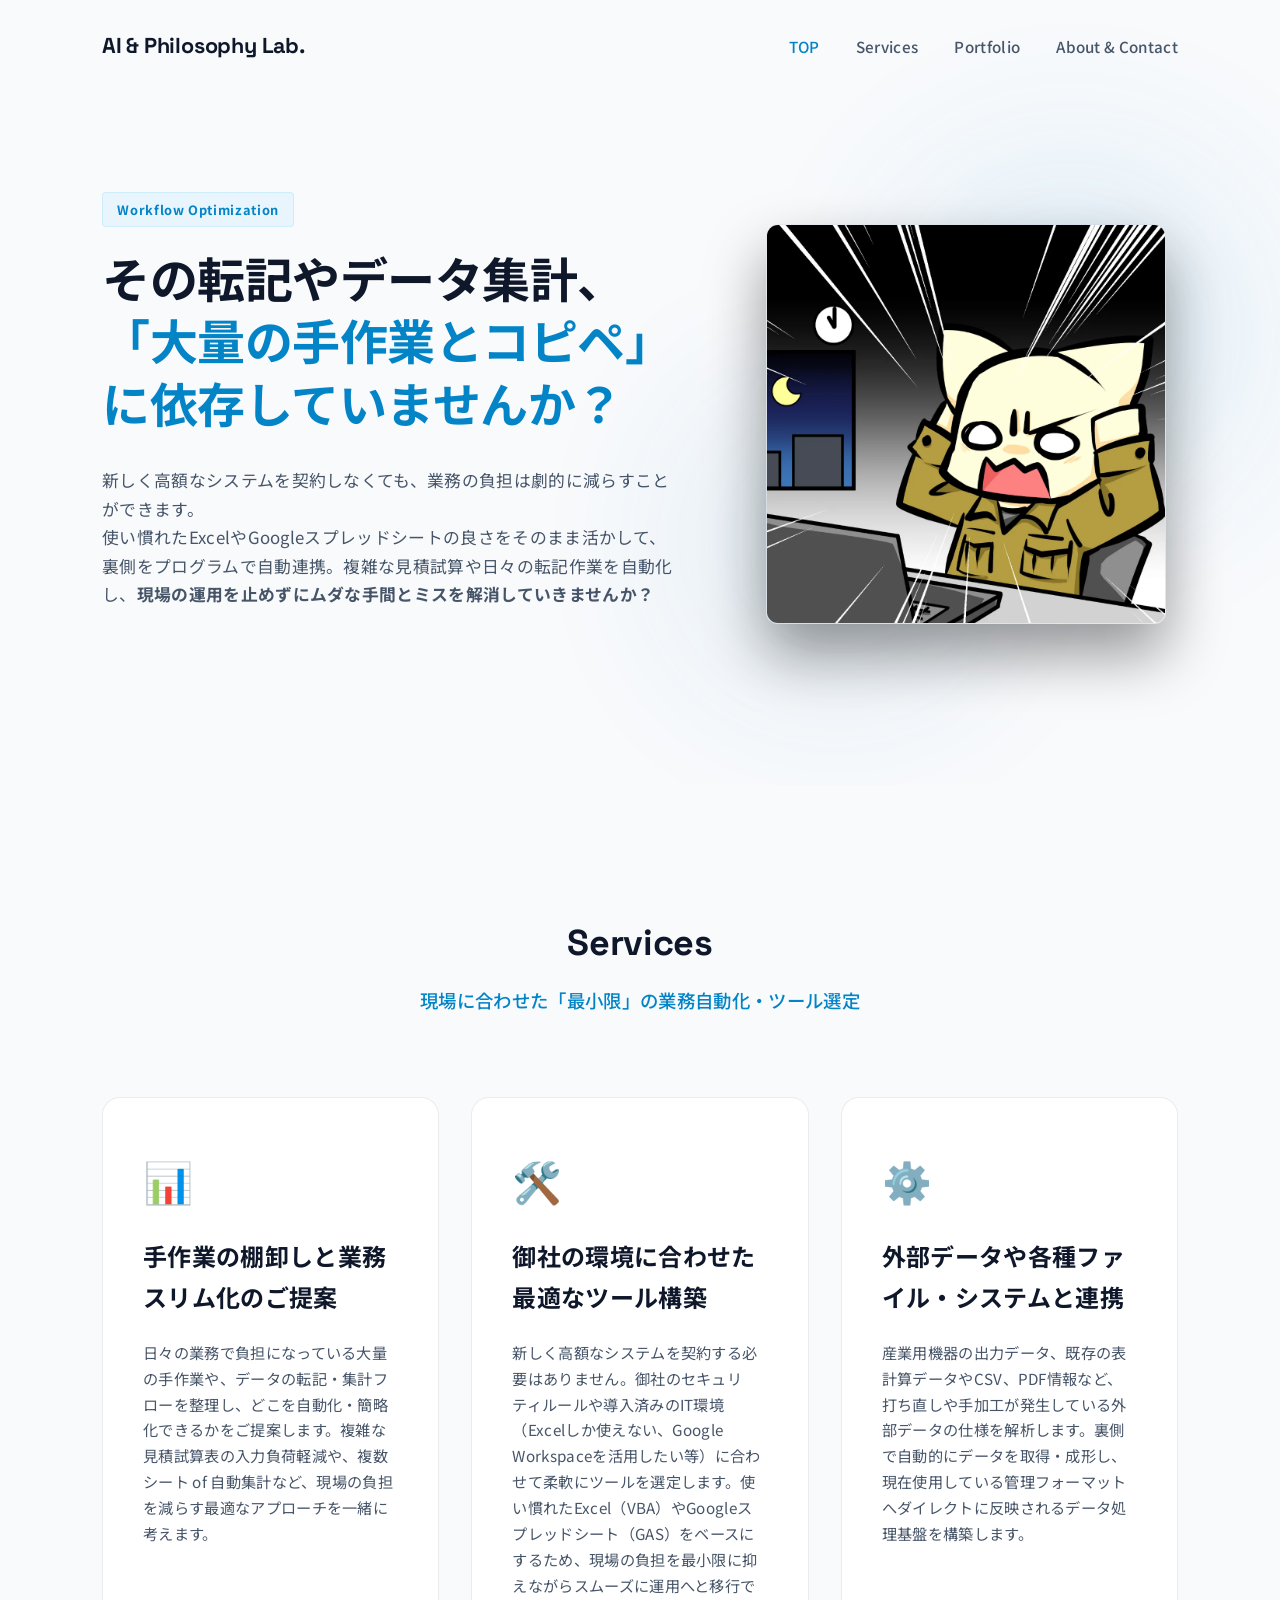
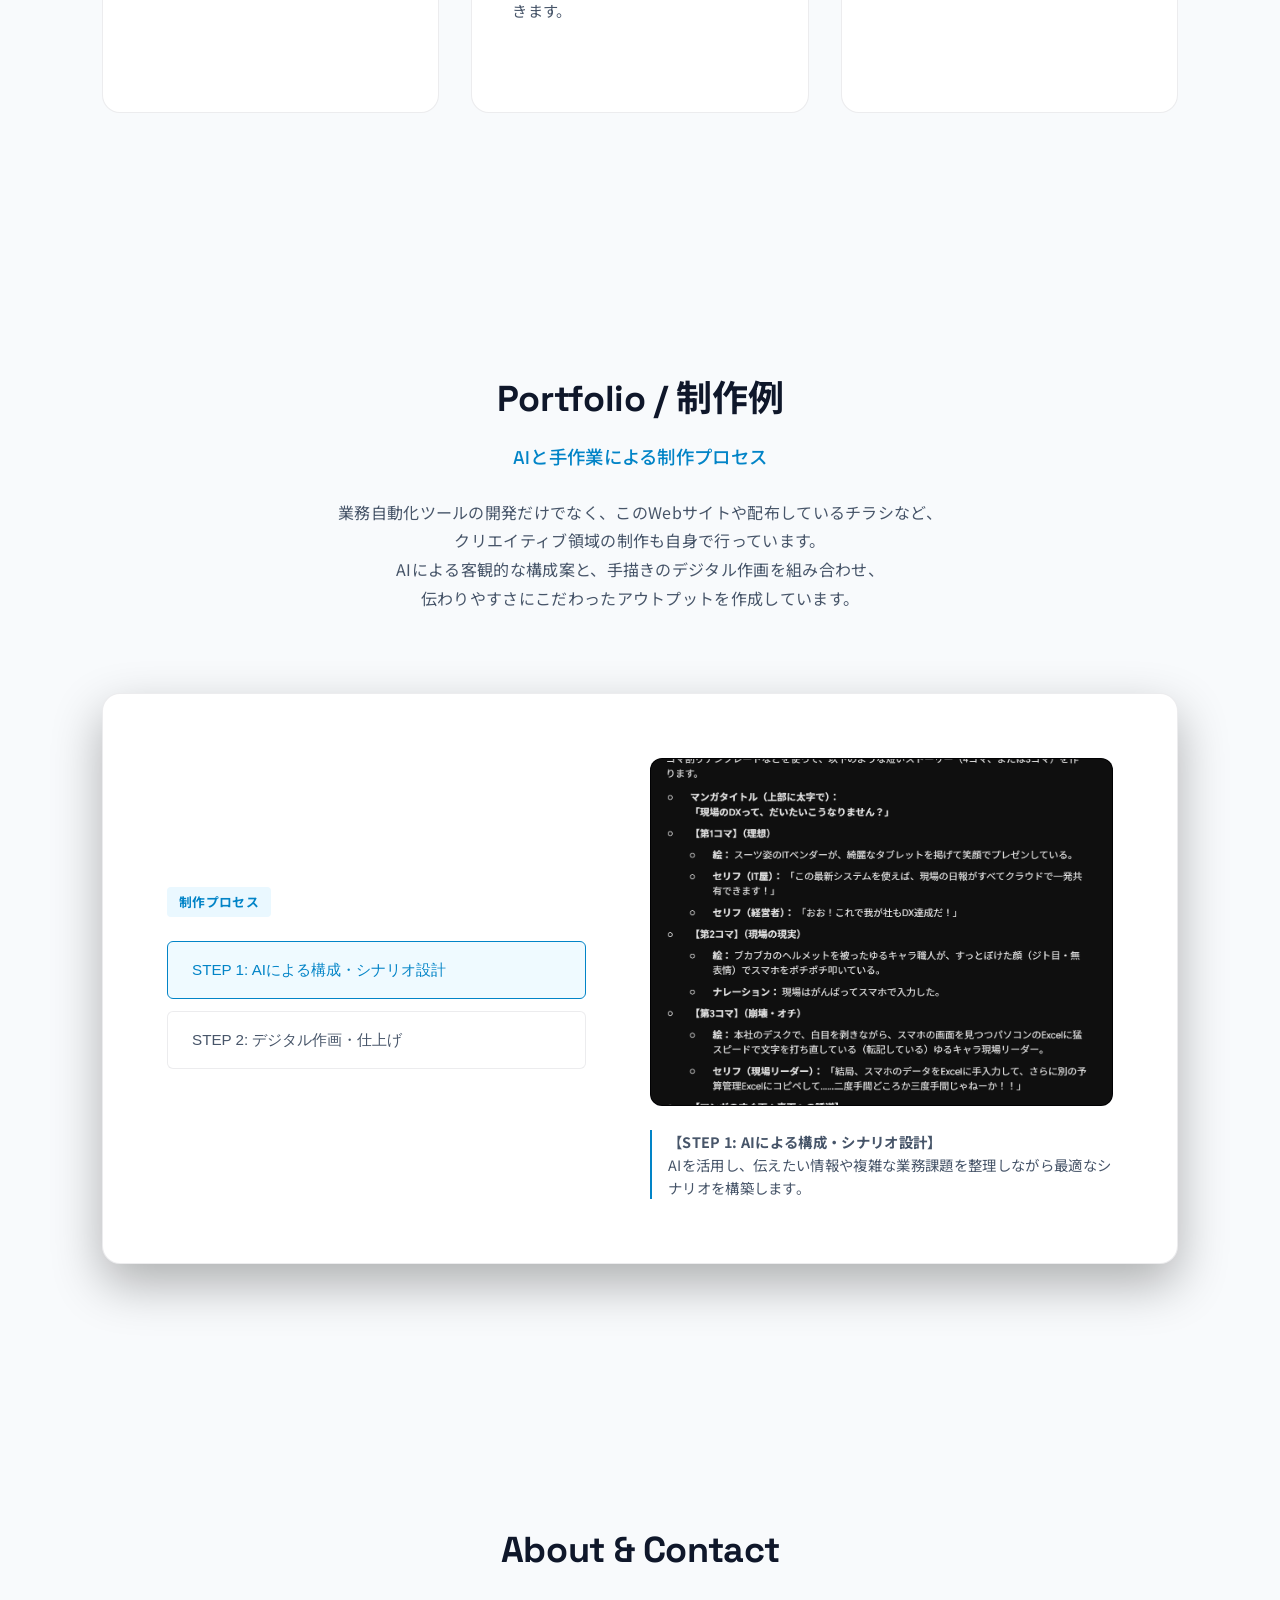
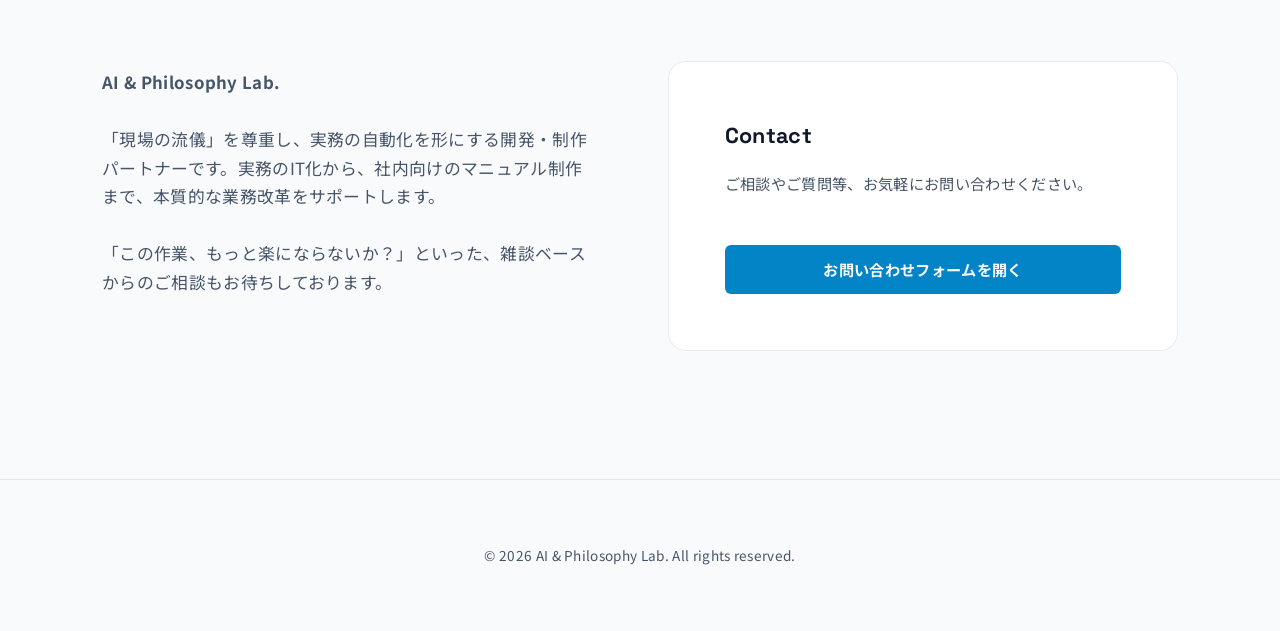
<file: index.html>
<!DOCTYPE html>
<html lang="ja">

<head>
    <meta charset="UTF-8">
    <meta name="viewport" content="width=device-width, initial-scale=1.0">
    <title>AI & Philosophy Lab. | 業務の「手作業・転記」を自動化</title>
    <meta name="description"
        content="使い慣れたExcelやGoogleスプレッドシートを活かした業務自動化ツールの開発。大量の手作業、見積試算やデータ転記のムダを解消し、現場の負担を最小限に抑える効率化をご提案します。">
    <!-- Google Fonts: Space Grotesk (for headers) & Noto Sans JP (for body text) -->
    <link rel="preconnect" href="https://fonts.googleapis.com">
    <link rel="preconnect" href="https://fonts.gstatic.com" crossorigin>
    <link
        href="https://fonts.googleapis.com/css2?family=Noto+Sans+JP:wght@400;500;700&family=Space+Grotesk:wght@500;700&display=swap"
        rel="stylesheet">
    <!-- Main Stylesheet -->
    <link rel="stylesheet" href="css/style.css">
</head>

<body>

    <!-- Header Navigation -->
    <header class="site-header">
        <div class="container header-container">
            <a href="#" class="logo">
                <span class="logo-text">AI & Philosophy Lab.</span>
            </a>

            <button class="nav-toggle" aria-label="メニューを開閉する" aria-expanded="false">
                <span class="hamburger"></span>
            </button>

            <nav class="site-nav">
                <ul>
                    <li><a href="#top">TOP</a></li>
                    <li><a href="#services">Services</a></li>
                    <li><a href="#works">Portfolio</a></li>
                    <li><a href="#about-contact">About & Contact</a></li>
                </ul>
            </nav>
        </div>
    </header>

    <main>
        <!-- Section 1: TOP -->
        <section id="top" class="hero-section">
            <div class="container hero-container">
                <div class="hero-content">
                    <span class="badge">Workflow Optimization</span>
                    <h1 class="hero-title">
                        その転記やデータ集計、<br class="pc-only">
                        <span class="highlight-text">「大量の手作業とコピペ」に依存していませんか？</span>
                    </h1>
                    <p class="hero-description">
                        新しく高額なシステムを契約しなくても、業務の負担は劇的に減らすことができます。<br class="pc-only">
                        使い慣れたExcelやGoogleスプレッドシートの良さをそのまま活かして、裏側をプログラムで自動連携。複雑な見積試算や日々の転記作業を自動化し、<strong>現場の運用を止めずにムダな手間とミスを解消していきませんか？</strong>
                    </p>
                </div>
                <div class="hero-image-wrapper">
                    <img src="assets/top_neko.webp" alt="AI & Philosophy Lab. Concept Art" class="hero-image">
                    <div class="floating-shape shape-1"></div>
                    <div class="floating-shape shape-2"></div>
                </div>
            </div>
        </section>

        <!-- Section 2: Services -->
        <section id="services" class="services-section scroll-reveal">
            <div class="container">
                <div class="section-header">
                    <h2 class="section-title">Services</h2>
                    <p class="section-subtitle">現場に合わせた「最小限」の業務自動化・ツール選定</p>
                </div>
                <div class="services-grid">
                    <!-- Service 1: Handwork Analysis -->
                    <div class="service-card">
                        <div class="service-icon">📊</div>
                        <h3 class="service-card-title">手作業の棚卸しと業務スリム化のご提案</h3>
                        <p class="service-card-text">
                            日々の業務で負担になっている大量の手作業や、データの転記・集計フローを整理し、どこを自動化・簡略化できるかをご提案します。複雑な見積試算表の入力負荷軽減や、複数シート of
                            自動集計など、現場の負担を減らす最適なアプローチを一緒に考えます。
                        </p>
                    </div>
                    <!-- Service 2: Tool Selection -->
                    <div class="service-card">
                        <div class="service-icon">🛠️</div>
                        <h3 class="service-card-title">御社の環境に合わせた最適なツール構築</h3>
                        <p class="service-card-text">
                            新しく高額なシステムを契約する必要はありません。御社のセキュリティルールや導入済みのIT環境（Excelしか使えない、Google
                            Workspaceを活用したい等）に合わせて柔軟にツールを選定します。使い慣れたExcel（VBA）やGoogleスプレッドシート（GAS）をベースにするため、現場の負担を最小限に抑えながらスムーズに運用へと移行できます。
                        </p>
                    </div>
                    <!-- Service 3: Integration -->
                    <div class="service-card">
                        <div class="service-icon">⚙️</div>
                        <h3 class="service-card-title">外部データや各種ファイル・システムと連携</h3>
                        <p class="service-card-text">
                            産業用機器の出力データ、既存の表計算データやCSV、PDF情報など、打ち直しや手加工が発生している外部データの仕様を解析します。裏側で自動的にデータを取得・成形し、現在使用している管理フォーマットへダイレクトに反映されるデータ処理基盤を構築します。
                        </p>
                    </div>
                </div>
            </div>
        </section>

        <!-- Section 3: Portfolio / 制作例 -->
        <section id="works" class="works-section scroll-reveal">
            <div class="container">
                <div class="section-header">
                    <h2 class="section-title">Portfolio / 制作例</h2>
                    <p class="section-subtitle">AIと手作業による制作プロセス</p>
                    <p class="section-description">
                        業務自動化ツールの開発だけでなく、このWebサイトや配布しているチラシなど、<br class="pc-only">
                        クリエイティブ領域の制作も自身で行っています。<br class="pc-only">
                        AIによる客観的な構成案と、手描きのデジタル作画を組み合わせ、<br class="pc-only">
                        伝わりやすさにこだわったアウトプットを作成しています。
                    </p>
                </div>

                <!-- AI & Philosophy Process Showcase -->
                <div class="process-showcase">
                    <div class="process-info">
                        <span class="process-badge">制作プロセス</span>
                        <div class="process-tabs">
                            <button class="process-tab active" data-target="step-ai">STEP 1: AIによる構成・シナリオ設計</button>
                            <button class="process-tab" data-target="step-drawing">STEP 2: デジタル作画・仕上げ</button>
                        </div>
                    </div>
                    <div class="process-viewer">
                        <div id="step-ai" class="process-slide active">
                            <div class="slide-image-wrapper">
                                <img src="assets/paper_1.webp" alt="AIによる構成・シナリオ設計" class="process-img">
                            </div>
                            <div class="slide-caption">
                                <strong>【STEP 1: AIによる構成・シナリオ設計】</strong><br>
                                AIを活用し、伝えたい情報や複雑な業務課題を整理しながら最適なシナリオを構築します。
                            </div>
                        </div>
                        <div id="step-drawing" class="process-slide">
                            <div class="slide-image-wrapper">
                                <img src="assets/paper_2.webp" alt="CLIP STUDIO PAINTでの作画" class="process-img">
                            </div>
                            <div class="slide-caption">
                                <strong>【STEP 2: デジタル作画・仕上げ】</strong><br>
                                策定した構成をベースにし、イラスト制作ソフトを用いて視覚的に伝わりやすい情報へ落とし込みます。
                            </div>
                        </div>
                    </div>
                </div>
            </div>
        </section>

        <!-- Section 4: About & Contact -->
        <section id="about-contact" class="contact-section scroll-reveal">
            <div class="container">
                <div class="section-header">
                    <h2 class="section-title">About & Contact</h2>
                </div>
                <div class="contact-container">
                    <div class="contact-info">
                        <p class="contact-text">
                            <strong>AI & Philosophy Lab.</strong><br><br>
                            「現場の流儀」を尊重し、実務の自動化を形にする開発・制作パートナーです。実務のIT化から、社内向けのマニュアル制作まで、本質的な業務改革をサポートします。<br
                                class="pc-only"><br class="pc-only">
                            「この作業、もっと楽にならないか？」といった、雑談ベースからのご相談もお待ちしております。
                        </p>
                    </div>
                    <div class="contact-form-wrapper">
                        <div class="contact-card">
                            <h3>Contact</h3>
                            <p>ご相談やご質問等、お気軽にお問い合わせください。</p>
                            <a href="https://forms.gle/N637k3xevMgnor7X8" target="_blank" rel="noopener noreferrer"
                                class="btn btn-primary email-btn">お問い合わせフォームを開く</a>
                        </div>
                    </div>
                </div>
            </div>
        </section>
    </main>

    <!-- Footer -->
    <footer class="site-footer">
        <div class="container footer-container">
            <p class="copyright">&copy; 2026 AI & Philosophy Lab. All rights reserved.</p>
        </div>
    </footer>

    <!-- Main JavaScript -->
    <script src="js/main.js"></script>
</body>

</html>
</file>
<file: css/style.css>
/* ==========================================================================
   CSS Design System & Variables (Professional & Sincere Theme)
   ========================================================================== */
:root {
    /* Color Palette: Deep Trust Navy & Ice Accents (Dark Mode Default) */
    --color-bg-dark: #0f172a;       /* Deep Slate Navy (Slate 900) */
    --color-bg-card: #1e293b;       /* Clean Card Slate (Slate 800) */
    --color-text-main: #f8fafc;     /* Off-White (Slate 50) */
    --color-text-muted: #94a3b8;    /* Muted Blue-Gray (Slate 400) */
    
    /* Elegant Accents */
    --color-primary: #38bdf8;       /* Trust Sky Blue */
    --color-secondary: #0ea5e9;     /* Deep Sky Blue */
    --color-accent: #0f766e;        /* Calm Teal (Teal 700) */
    
    /* Gradients */
    --grad-primary: linear-gradient(135deg, var(--color-primary), var(--color-secondary));
    --grad-soft: linear-gradient(180deg, rgba(255, 255, 255, 0.02) 0%, rgba(255, 255, 255, 0) 100%);
    
    /* Typography */
    --font-heading: 'Space Grotesk', 'Noto Sans JP', sans-serif;
    --font-body: 'Noto Sans JP', sans-serif;

    /* Borders & Spacing */
    --border-clean: 1px solid rgba(255, 255, 255, 0.08);
    --border-active: 1px solid rgba(56, 189, 248, 0.4);
    
    --border-radius-sm: 6px;
    --border-radius-md: 12px;
    --border-radius-lg: 18px;
    
    --transition-smooth: all 0.25s cubic-bezier(0.25, 1, 0.5, 1);
}

/* Light Mode Custom Overrides */
html[data-theme="light"] {
    --color-bg-dark: #f8fafc;       /* Slate 50 */
    --color-bg-card: #ffffff;       /* Pure White */
    --color-text-main: #0f172a;     /* Slate 900 */
    --color-text-muted: #475569;    /* Slate 600 */
    
    --color-primary: #0284c7;       /* Darker sky blue for readability on light */
    --color-secondary: #0369a1;     
    --color-accent: #0d9488;        
    
    --border-clean: 1px solid rgba(15, 23, 42, 0.08);
    --border-active: 1px solid rgba(2, 132, 199, 0.4);
    --grad-soft: linear-gradient(180deg, rgba(15, 23, 42, 0.01) 0%, rgba(15, 23, 42, 0) 100%);
}

/* Auto Theme Selection via Browser Prefs */
@media (prefers-color-scheme: light) {
    html:not([data-theme="dark"]) {
        --color-bg-dark: #f8fafc;
        --color-bg-card: #ffffff;
        --color-text-main: #0f172a;
        --color-text-muted: #475569;
        --color-primary: #0284c7;
        --color-secondary: #0369a1;
        --color-accent: #0d9488;
        --border-clean: 1px solid rgba(15, 23, 42, 0.08);
        --border-active: 1px solid rgba(2, 132, 199, 0.4);
        --grad-soft: linear-gradient(180deg, rgba(15, 23, 42, 0.01) 0%, rgba(15, 23, 42, 0) 100%);
    }
}

/* Global Theme Transitions */
body, .site-header, .problem-card, .service-card, .process-showcase, .detail-card, .contact-card, .process-tab, .social-btn, .btn, .site-nav a {
    transition: background-color 0.3s ease, color 0.3s ease, border-color 0.3s ease, box-shadow 0.3s ease, transform 0.25s cubic-bezier(0.25, 1, 0.5, 1);
}

/* ==========================================================================
   Reset & Base Styles
   ========================================================================== */
*, *::before, *::after {
    box-sizing: border-box;
    margin: 0;
    padding: 0;
}

html {
    scroll-behavior: smooth;
    font-size: 16px;
}

body {
    background-color: var(--color-bg-dark);
    color: var(--color-text-main);
    font-family: var(--font-body);
    line-height: 1.7;
    letter-spacing: 0.02em;
    overflow-x: hidden;
    word-break: normal;
    overflow-wrap: break-word;
    line-break: strict;
}

/* Headings text wrapping balance — only on large display headings, NOT card titles */
.hero-title, .section-title, .section-subtitle, .process-info h3, .contact-title {
    text-wrap: balance;
}

/* Responsive Line Breaks */
.pc-only {
    display: none;
}

@media (min-width: 768px) {
    .pc-only {
        display: inline;
    }
}

a {
    color: inherit;
    text-decoration: none;
    transition: var(--transition-smooth);
}

img {
    max-width: 100%;
    height: auto;
    display: block;
}

.container {
    width: 100%;
    max-width: 1140px;
    margin: 0 auto;
    padding: 0 2rem;
}

/* ==========================================================================
   Buttons & Badges
   ========================================================================== */
.btn {
    display: inline-flex;
    align-items: center;
    justify-content: center;
    padding: 0.75rem 2.25rem;
    font-weight: 500;
    border-radius: var(--border-radius-sm);
    transition: var(--transition-smooth);
    cursor: pointer;
    border: none;
    font-size: 0.95rem;
}

.btn-primary {
    background: var(--color-primary);
    color: var(--color-bg-dark);
    font-weight: 700;
}

.btn-primary:hover {
    background: #7dd3fc; /* Lighter sky blue */
    transform: translateY(-1px);
}

.btn-secondary {
    background: rgba(255, 255, 255, 0.05);
    color: var(--color-text-main);
    border: var(--border-clean);
}

.btn-secondary:hover {
    background: rgba(255, 255, 255, 0.1);
    border-color: var(--color-primary);
    transform: translateY(-1px);
}

.badge {
    display: inline-block;
    padding: 0.35rem 0.9rem;
    background: rgba(56, 189, 248, 0.08);
    color: var(--color-primary);
    border: 1px solid rgba(56, 189, 248, 0.15);
    border-radius: 4px;
    font-size: 0.8rem;
    font-weight: 700;
    letter-spacing: 0.05em;
    margin-bottom: 1.5rem;
}

/* ==========================================================================
   Header Navigation
   ========================================================================== */
.site-header {
    position: fixed;
    top: 0;
    left: 0;
    width: 100%;
    z-index: 1000;
    padding: 1.75rem 0;
    transition: var(--transition-smooth);
    border-bottom: 1px solid transparent;
}

.site-header.scrolled {
    background: rgba(15, 23, 42, 0.9);
    backdrop-filter: blur(12px);
    padding: 1.2rem 0;
    border-bottom: var(--border-clean);
}

.header-container {
    display: flex;
    align-items: center;
    justify-content: space-between;
}


/* ライトモード・スクロール時: ヘッダー背景がダークになるため文字を白に */
html[data-theme="light"] .site-header.scrolled .logo-text {
    color: #f1f5f9;
}

html[data-theme="light"] .site-header.scrolled .site-nav a {
    color: #94a3b8;
}

html[data-theme="light"] .site-header.scrolled .site-nav a:hover,
html[data-theme="light"] .site-header.scrolled .site-nav a.active {
    color: var(--color-primary);
}

.logo-text {
    font-family: var(--font-heading);
    font-size: 1.35rem;
    font-weight: 700;
    color: var(--color-text-main);
    letter-spacing: -0.01em;
}



.site-nav ul {
    display: flex;
    list-style: none;
    gap: 2.25rem;
}

.site-nav a {
    font-size: 0.95rem;
    font-weight: 500;
    color: var(--color-text-muted);
}

.site-nav a:hover,
.site-nav a.active {
    color: var(--color-primary);
}

/* Mobile Toggle Hamburger */
.nav-toggle {
    display: none;
    background: transparent;
    border: none;
    cursor: pointer;
    padding: 0.5rem;
}

.hamburger {
    display: block;
    width: 20px;
    height: 2px;
    background: var(--color-text-main);
    position: relative;
    transition: var(--transition-smooth);
}

.hamburger::before, .hamburger::after {
    content: '';
    position: absolute;
    width: 20px;
    height: 2px;
    background: var(--color-text-main);
    transition: var(--transition-smooth);
}

.hamburger::before { top: -5px; }
.hamburger::after { bottom: -5px; }

/* Hamburger open state */
.nav-toggle.open .hamburger {
    background: transparent;
}
.nav-toggle.open .hamburger::before {
    transform: rotate(45deg);
    top: 0;
}
.nav-toggle.open .hamburger::after {
    transform: rotate(-45deg);
    bottom: 0;
}

/* ==========================================================================
   Hero Section
   ========================================================================== */
.hero-section {
    padding: 12rem 0 8rem 0;
    position: relative;
    overflow: hidden;
}

.hero-container {
    display: grid;
    grid-template-columns: 1.15fr 0.85fr;
    gap: 5rem;
    align-items: center;
}

.hero-title {
    font-family: var(--font-heading);
    font-size: 3rem;
    line-height: 1.3;
    margin-bottom: 1.75rem;
    font-weight: 700;
    letter-spacing: -0.01em;
}

.highlight-text {
    color: var(--color-primary);
}

.hero-description {
    color: var(--color-text-muted);
    font-size: 1.05rem;
    margin-bottom: 3rem;
    max-width: 600px;
}

.hero-actions {
    display: flex;
    gap: 1rem;
}

.hero-image-wrapper {
    position: relative;
    display: flex;
    justify-content: center;
    align-items: center;
}

.hero-image {
    width: 100%;
    max-width: 400px;
    border-radius: var(--border-radius-md);
    box-shadow: 0 30px 60px rgba(0, 0, 0, 0.4);
    z-index: 2;
    border: var(--border-clean);
}

/* Subtle elegant glow behind image */
.floating-shape {
    position: absolute;
    border-radius: 50%;
    filter: blur(100px);
    z-index: 1;
    opacity: 0.15;
}

.shape-1 {
    width: 300px;
    height: 300px;
    background: var(--color-primary);
    top: -10%;
    right: -10%;
}

.shape-2 {
    width: 250px;
    height: 250px;
    background: var(--color-secondary);
    bottom: -10%;
    left: -10%;
}

/* ==========================================================================
   Section Layout Defaults
   ========================================================================== */
section {
    padding: 8rem 0;
}

.section-header {
    text-align: center;
    margin-bottom: 5rem;
}

.section-title {
    font-family: var(--font-heading);
    font-size: 2.25rem;
    font-weight: 700;
    margin-bottom: 0.75rem;
    letter-spacing: -0.01em;
}

.section-subtitle {
    color: var(--color-primary);
    font-family: var(--font-heading);
    font-size: 1.15rem;
    font-weight: 500;
    margin-top: 0.5rem;
}

.section-description {
    max-width: 800px;
    margin: 1.5rem auto 0 auto;
    color: var(--color-text-muted);
    font-size: 1rem;
    line-height: 1.8;
    text-align: center;
}

/* ==========================================================================
   Problems Section ("業務課題")
   ========================================================================== */
.problems-grid {
    display: grid;
    grid-template-columns: repeat(auto-fit, minmax(240px, 1fr));
    gap: 1.5rem;
    margin-bottom: 4rem;
}

.problem-card {
    background: var(--color-bg-card);
    padding: 2.5rem 2rem;
    border-radius: var(--border-radius-md);
    border: var(--border-clean);
    transition: var(--transition-smooth);
    display: flex;
    flex-direction: column;
}

.problem-card:hover {
    transform: translateY(-4px);
    border-color: var(--color-primary);
    box-shadow: 0 10px 30px rgba(0, 0, 0, 0.3);
}

.problem-role {
    font-family: var(--font-heading);
    color: var(--color-primary);
    font-weight: 700;
    font-size: 0.85rem;
    text-transform: uppercase;
    letter-spacing: 0.05em;
    margin-bottom: 0.75rem;
}

.problem-card h3 {
    font-size: 1.2rem;
    margin-bottom: 1rem;
    color: var(--color-text-main);
    font-weight: 700;
}

.problem-card p {
    color: var(--color-text-muted);
    font-size: 0.95rem;
    line-height: 1.6;
}

.problems-footer {
    text-align: center;
    max-width: 800px;
    margin: 0 auto;
    padding: 2.5rem;
    background: rgba(255, 255, 255, 0.01);
    border-radius: var(--border-radius-md);
    border: 1px solid rgba(255, 255, 255, 0.04);
}

.problems-summary-text {
    font-size: 1rem;
    color: var(--color-text-muted);
    line-height: 1.8;
}

.problems-summary-text strong {
    color: var(--color-text-main);
}

/* ==========================================================================
   Services Section
   ========================================================================== */
.services-grid {
    display: grid;
    grid-template-columns: repeat(3, 1fr);
    gap: 2rem;
}

.service-card {
    background: var(--color-bg-card);
    padding: 3rem 2.5rem;
    border-radius: var(--border-radius-lg);
    border: var(--border-clean);
    transition: var(--transition-smooth);
    position: relative;
    overflow: hidden;
}

.service-card:hover {
    transform: translateY(-4px);
    border-color: var(--color-primary);
    box-shadow: 0 15px 35px rgba(0, 0, 0, 0.3);
}

.service-icon {
    font-size: 2.5rem;
    margin-bottom: 1.5rem;
    color: var(--color-primary);
    display: inline-block;
}

.service-card-title {
    font-family: var(--font-heading);
    font-size: 1.5rem;
    margin-bottom: 1.25rem;
}

.service-card-text {
    color: var(--color-text-muted);
    margin-bottom: 2.5rem;
    font-size: 0.95rem;
    line-height: 1.7;
}

.service-tags {
    list-style: none;
    display: flex;
    flex-wrap: wrap;
    gap: 0.6rem;
}

.service-tags li {
    font-size: 0.8rem;
    color: var(--color-text-muted);
    background: rgba(255, 255, 255, 0.04);
    border: var(--border-clean);
    padding: 0.25rem 0.75rem;
    border-radius: 4px;
}

/* ==========================================================================
   Works / Process Showcase Section
   ========================================================================== */
.process-showcase {
    display: grid;
    grid-template-columns: 0.95fr 1.05fr;
    gap: 4rem;
    background: var(--color-bg-card);
    padding: 4rem;
    border-radius: var(--border-radius-lg);
    border: var(--border-clean);
    box-shadow: 0 20px 50px rgba(0,0,0,0.3);
    align-items: center;
}

.process-badge {
    display: inline-block;
    padding: 0.25rem 0.75rem;
    background: rgba(56, 189, 248, 0.1);
    color: var(--color-primary);
    font-weight: 700;
    font-size: 0.8rem;
    border-radius: 4px;
    margin-bottom: 1.5rem;
}

.process-info h3 {
    font-size: 1.6rem;
    line-height: 1.4;
    margin-bottom: 1.5rem;
}

.process-desc {
    color: var(--color-text-muted);
    margin-bottom: 3rem;
    font-size: 0.95rem;
    line-height: 1.7;
}

.process-tabs {
    display: flex;
    flex-direction: column;
    gap: 0.75rem;
}

.process-tab {
    background: rgba(255, 255, 255, 0.02);
    border: var(--border-clean);
    color: var(--color-text-muted);
    padding: 1.1rem 1.5rem;
    text-align: left;
    border-radius: var(--border-radius-sm);
    font-weight: 500;
    font-size: 0.95rem;
    cursor: pointer;
    transition: var(--transition-smooth);
}

.process-tab:hover {
    background: rgba(255, 255, 255, 0.05);
    color: var(--color-text-main);
}

.process-tab.active {
    background: rgba(56, 189, 248, 0.08);
    color: var(--color-primary);
    border-color: var(--color-primary);
}

.process-viewer {
    position: relative;
    display: flex;
    flex-direction: column;
    justify-content: center;
}

.process-slide {
    display: none;
    flex-direction: column;
    gap: 1.5rem;
}

.process-slide.active {
    display: flex;
    animation: fadeIn 0.3s ease-out forwards;
}

@keyframes fadeIn {
    from { opacity: 0; transform: translateY(8px); }
    to { opacity: 1; transform: translateY(0); }
}

.slide-image-wrapper {
    border: var(--border-clean);
    border-radius: var(--border-radius-md);
    overflow: hidden;
    background: #000;
}

.process-img {
    width: 100%;
    height: auto;
    object-fit: cover;
    aspect-ratio: 4/3;
}

.slide-caption {
    font-size: 0.9rem;
    line-height: 1.6;
    color: var(--color-text-muted);
    border-left: 2px solid var(--color-primary);
    padding-left: 1rem;
}

/* ==========================================================================
   About Section
   ========================================================================== */
.about-grid {
    display: grid;
    grid-template-columns: 1fr 1fr;
    gap: 4rem;
    align-items: center;
}

.about-profile {
    background: var(--color-bg-card);
    padding: 3.5rem;
    border-radius: var(--border-radius-lg);
    border: var(--border-clean);
    position: relative;
}

.profile-icon {
    font-size: 2rem;
    color: var(--color-primary);
    margin-bottom: 1.5rem;
}

.profile-name {
    font-size: 1.5rem;
    margin-bottom: 1rem;
    font-weight: 700;
}

.profile-bio {
    color: var(--color-text-muted);
    font-size: 0.95rem;
    line-height: 1.7;
}

.about-details {
    display: flex;
    flex-direction: column;
    gap: 1.5rem;
}

.detail-card {
    display: flex;
    flex-direction: column;
    padding: 2rem;
    background: rgba(255, 255, 255, 0.01);
    border-radius: var(--border-radius-md);
    border: var(--border-clean);
    transition: var(--transition-smooth);
}

.detail-card:hover {
    border-color: var(--color-primary);
}

.detail-number {
    font-family: var(--font-heading);
    font-size: 1.25rem;
    font-weight: 700;
    color: var(--color-primary);
    margin-bottom: 0.5rem;
}

.detail-card h4 {
    font-size: 1.15rem;
    margin-bottom: 0.5rem;
    font-weight: 700;
}

.detail-card p {
    color: var(--color-text-muted);
    font-size: 0.9rem;
    line-height: 1.6;
}

/* ==========================================================================
   Contact Section
   ========================================================================== */
.contact-container {
    display: grid;
    grid-template-columns: 1fr 1.05fr;
    gap: 5rem;
    align-items: center;
}

.contact-title {
    font-family: var(--font-heading);
    font-size: 2.75rem;
    line-height: 1.25;
    margin-bottom: 1.5rem;
    font-weight: 700;
    letter-spacing: -0.01em;
}

.contact-text {
    color: var(--color-text-muted);
    font-size: 1.05rem;
    margin-bottom: 3rem;
}

.contact-meta {
    display: flex;
    flex-direction: column;
    gap: 1.5rem;
}

.meta-item {
    display: flex;
    align-items: center;
    gap: 1rem;
    font-size: 0.95rem;
    color: var(--color-text-muted);
}

.meta-icon {
    font-size: 1.25rem;
    color: var(--color-primary);
}

.contact-card {
    background: var(--color-bg-card);
    padding: 3.5rem;
    border-radius: var(--border-radius-lg);
    border: var(--border-clean);
}

.contact-card h3 {
    font-family: var(--font-heading);
    font-size: 1.35rem;
    margin-bottom: 1rem;
    font-weight: 700;
}

.contact-card p {
    color: var(--color-text-muted);
    margin-bottom: 2.5rem;
    font-size: 0.95rem;
    line-height: 1.7;
}

.social-links {
    display: flex;
    gap: 1rem;
}

.social-btn {
    flex: 1;
    text-align: center;
    padding: 0.8rem 1.5rem;
    background: rgba(255, 255, 255, 0.02);
    border: var(--border-clean);
    border-radius: var(--border-radius-sm);
    font-weight: 500;
    font-size: 0.9rem;
}

.social-btn:hover {
    background: rgba(255, 255, 255, 0.05);
    border-color: var(--color-primary);
    color: var(--color-primary);
}

.email-btn {
    display: inline-flex;
    justify-content: center;
    width: 100%;
    margin-top: 0.5rem;
    box-sizing: border-box;
    font-weight: 700;
}

/* ==========================================================================
   Footer
   ========================================================================== */
.site-footer {
    padding: 4rem 0;
    border-top: var(--border-clean);
}

.footer-container {
    display: flex;
    justify-content: center;
    align-items: center;
}

.copyright {
    color: var(--color-text-muted);
    font-size: 0.85rem;
}

/* ==========================================================================
   Scroll Animations
   ========================================================================== */
.scroll-reveal {
    opacity: 0;
    transform: translateY(30px);
    transition: opacity 0.8s cubic-bezier(0.25, 1, 0.5, 1), transform 0.8s cubic-bezier(0.25, 1, 0.5, 1);
}

.scroll-reveal.active {
    opacity: 1;
    transform: translateY(0);
}

/* ==========================================================================
   Responsive Design Media Queries (Mobile First / Adaptive)
   ========================================================================== */
@media (max-width: 992px) {
    .hero-container,
    .about-grid,
    .contact-container,
    .process-showcase {
        grid-template-columns: 1fr;
        gap: 3.5rem;
    }

    .services-grid {
        grid-template-columns: 1fr;
        gap: 1.5rem;
    }
    
    .hero-content {
        text-align: center;
    }
    
    .hero-description {
        margin-left: auto;
        margin-right: auto;
    }
    
    .hero-actions {
        justify-content: center;
    }
    
    .hero-image-wrapper {
        order: -1;
    }
    
    .hero-title {
        font-size: 2.5rem;
    }
    
    .process-showcase {
        padding: 2.5rem;
    }
}

@media (max-width: 768px) {
    section {
        padding: 5rem 0;
    }
    
    .hero-section {
        padding: 9rem 0 5rem 0;
    }

    .services-grid {
        grid-template-columns: 1fr;
        gap: 1.5rem;
    }
    
    /* Navigation Toggle */
    .nav-toggle {
        display: block;
        z-index: 1001;
    }
    
    .site-nav {
        position: fixed;
        top: 0;
        right: -100%;
        width: 80%;
        max-width: 280px;
        height: 100vh;
        background: #0b0f19;
        display: flex;
        align-items: center;
        justify-content: center;
        transition: right 0.35s cubic-bezier(0.25, 1, 0.5, 1);
        border-left: var(--border-clean);
        z-index: 1000;
    }
    
    .site-nav.open {
        right: 0;
    }
    
    .site-nav ul {
        flex-direction: column;
        align-items: center;
        gap: 2.25rem;
    }
    
    .site-nav a {
        font-size: 1.15rem;
    }
}
</file>
